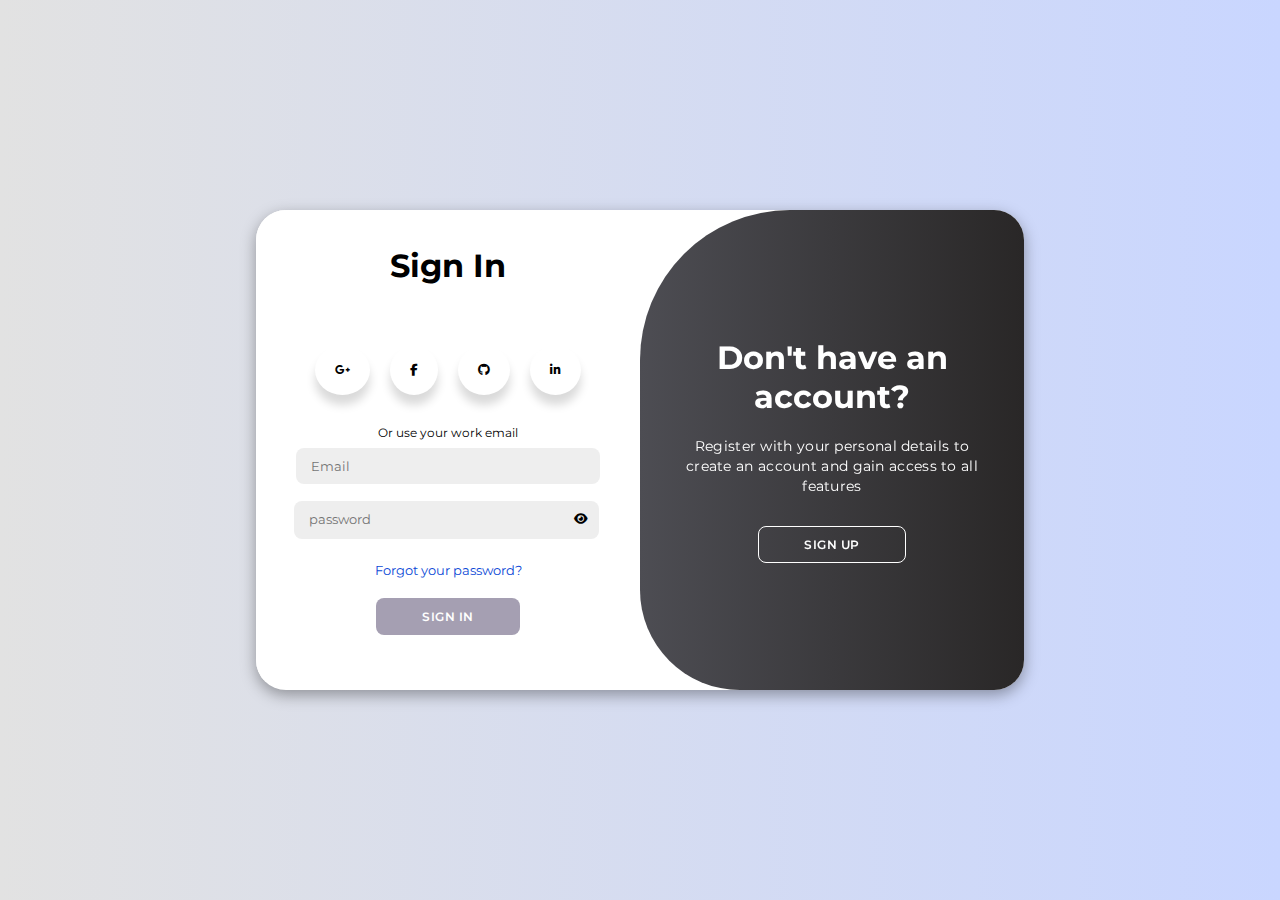
<file: index.html>
<!DOCTYPE html>
<html lang="en">
<head>
    <meta charset="UTF-8">
    <meta name="viewport" content="width=device-width, initial-scale=1.0">
    <link rel="stylesheet" href="style.css">
    <link href='https://unpkg.com/boxicons@2.1.4/css/boxicons.min.css' rel='stylesheet'>
    <link rel="stylesheet" href="https://cdnjs.cloudflare.com/ajax/libs/font-awesome/6.4.2/css/all.min.css">
    <title> Work Portal | Login Page </title>
</head>
<body>
    <div class="container" id="container">
        <div class="form-container sign-up" >
            <form>
                <h1>Create Account</h1>
                <div class="social-icons">
                    <ul class="wrapper">
                        <li class="icon google">
                            <span class="tooltip">Google+</span>
                            <span><i class="fa-brands fa-google-plus-g"></i></span>
                        </li>
                        <li class="icon Facebook">
                            <span class="tooltip">Facebook</span>
                            <span><i class="fa-brands fa-facebook-f"></i></span>
                        </li>
                        <li class="icon Github">
                            <span class="tooltip">GitHub</span>
                            <span><i class="fa-brands fa-github"></i></span>
                        </li>
                        <li class="icon linkedin">
                            <span class="tooltip">Linkedin</span>
                            <span><i class="fa-brands fa-linkedin-in"></i></span>
                        </li>
                    
                    </ul>
                </div>
                <span class="info">Or use your work email for registration</span>
                <input type="text" placeholder="Full Name">
                <input type="email" placeholder="Email">
                <div class="password-container">
                    <input type="password" id="password" placeholder="password" oninput="handleChange()"/>
                    <button type="button" id="togglePassword" class="toggle-password">
                        <i class="fa-solid fa-eye"></i>
                        
                    </button>
                </div>           
                <div id="bars">
                    <div></div>
                </div>
                <div class="strength" id="strength"></div>
                <button>Sign Up</button>
            </form>
        </div>
        <div class="form-container sign-in">
            <form>
                <h1>Sign In</h1>
                <div class="social-icons">
                    <ul class="wrapper">
                        <li class="icon google">
                            <span class="tooltip">Google+</span>
                            <span><i class="fa-brands fa-google-plus-g"></i></span>
                        </li>
                        <li class="icon Facebook">
                            <span class="tooltip">Facebook</span>
                            <span><i class="fa-brands fa-facebook-f"></i></span>
                        </li>
                        <li class="icon Github">
                            <span class="tooltip">GitHub</span>
                            <span><i class="fa-brands fa-github"></i></span>
                        </li>
                        <li class="icon linkedin">
                            <span class="tooltip">Linkedin</span>
                            <span><i class="fa-brands fa-linkedin-in"></i></span>
                        </li>
                    
                    </ul>
                </div>
                <span>Or use your work email</span>
                <input type="email" placeholder="Email">

                <div class="password-container">
                    <input type="password" id="password1" placeholder="password" oninput="handleChange()"/>
                    <button type="button" id="togglePassword1" class="toggle-password1">
                        <i class="fa-solid fa-eye"></i>
                    </button>
                </div>                
                <a href="#">Forgot your password?</a>
                <button>Sign In</button>
            </form>
        </div>
        <div class="toggle-container">
            <div class="toggle">
                <div class="toggle-panel toggle-left">
                    <h1>Welcome Back</h1>
                    <p>Enter your personal details to use all site features</p>
                    <button class="hidden" id="login">Sign In</button>
                </div>
                <div class="toggle-panel toggle-right">
                    <h1>Don't have an account? </h1>
                    <p>Register with your personal details to create an account and gain access to all features</p>
                    <button class="hidden" id="register">Sign Up</button>
                </div>
            </div>
        </div>
    </div>
</body>
<script src="app.js"></script>
</html>
</file>
<file: style.css>
@import url('https://fonts.googleapis.com/css2?family=Montserrat:wght@300;400;500;600;700&display=swap');
* {
    margin: 0;
    padding: 0;
    box-sizing: border-box;
    font-family: 'Montserrat', sans-serif;
}

body {
    background-color: #c9d6ff;
    background: linear-gradient(to right, #e2e2e2, #c9d6ff );
    display: flex;
    align-items: center;
    justify-content: center;
    flex-direction: column;
    height: 100vh;
}


.container {
    background-color: #fff;
    min-height: 480px;
    max-width: 100%;
    box-shadow: 0 5px 15px rgba(0, 0, 0, 0.35);
    width: 768px;
    border-radius: 30px;
    position: relative;
    overflow: hidden;
}

.container p {
    font-size: 14px;
    line-height: 20px;
    letter-spacing: 0.3px;
    margin: 20px 0;
}

.container span{
    font-size: 12px;
}

.container a {
    color: #0c49d6;
    font-size: 13px;
    text-decoration: none;
    margin: 15px 0 10px;
}

.container button {
    background: #a59fb2;
    color: #fff;
    font-size: 12px;
    padding: 10px 45px;
    border: 1px solid transparent;
    border-radius: 8px;
    font-weight: 600;
    letter-spacing: .5px;
    text-transform: uppercase;
    margin-top: 10px;
    cursor: pointer;
}

.container button.hidden {
    background-color: transparent;
    border-color: #fff;
}

.container form {
    background-color: #fff;
    display: flex;
    align-items: center;
    justify-content: center;
    flex-direction: column;
    padding: 0 40px;
    height: 100%;
    margin-top: -10px;
}


.container input {
    background-color: #eee;
    border: none;
    border-radius: 8px;
    margin: 8px 0;
    padding: 10px 15px;
    font-size: 13px;
    width: 100%;
    outline: none;
}


.container .password-container input {
    
    margin-right: 115px;
    width: 100%;
    height: 35px;
    padding: 18px 15px 20px;
}

.form-container {
    position: absolute;
    top: 0;
    height: 100%;
    transition: all 0.6s ease-in-out;
}

.sign-in {
    left: 0;
    width: 50%;
    z-index: 2;
    
}

.container.active .sign-in{
    transform: translateX(100%);
}


.sign-up {
    margin-top: 10px;
    left: 10;
    width: 50%;
    opacity: 0;
    z-index: 1;
}

.container.active .sign-up {
    transform: translateX(100%);
    opacity: 1;
    z-index: 5;
    animation: move 0.6s;
}


span.info {
    margin-top: -5px;
}


@keyframes move {
    0%, 49.99% {
        opacity: 0;
        z-index: 1;
    }
    50%, 100%{
        opacity: 1;
        z-index: 5;
    }
}



.social-icons {
    margin: 20px 0;
}

.social-icons a{
    border: 1px solid #ccc;
    border-radius: 20%;
    display: inline-flex;
    justify-content: center;
    align-items: center;
    margin: 0 3px;
    width: 40px;
    height: 40px;
}

.toggle-container {
    position: absolute;
    top: 0;
    left: 50%;
    width: 50%;
    height: 100%;
    overflow: hidden;
    transition: all .6s ease-in-out;
    border-radius: 150px 0 0  100px;
    z-index: 1000;
}

.container.active .toggle-container {
    transform: translateX(-100%);
    border-radius: 0 150px 100px 0;
}

.toggle {
    background-color: #512da8;
    height: 100%;
    background: linear-gradient(to right, #71737f, #292727);
    color: #fff;
    position: relative;
    left: -100%;
    height: 100%;
    width: 200%;
    transform: translateX(0);
    transition: all 0.6s ease-in-out;
}

.container.active .toggle{
    transform: translateX(50%);
    
}

.toggle-panel {
    position: absolute;
    width: 50%;
    height: 100%;
    display: flex;
    align-items: center;
    justify-content: center;
    flex-direction: column;
    padding: 0 30px;
    text-align: center;
    top: 0;
    transform: translateX(0);
    transition: all 0.6s ease-in-out;

}

.toggle-left {
    transform: translateX(-200%);
}

.container.active .toggle-left {
    transform: translateX(0);
}

.toggle-right {
    right: 0;
    transform: translateX(0);
}

.container.active .toggle-right {
    transform: translateX(200%);
}


/* Password Strength Bar */

div#strength.strength{
    color: black;
    margin-top: 10px;
    font-weight: 500;
    font-family: 'Montserrat', sans-serif;
}

#bars {
    
    display: flex;
    align-items: center;
    margin-top: 5px;
    gap: 8px;
    width: 100%;
    height: 6.5px;
    border-radius: 6px;
    background: rgb(255, 255, 255 / 6%);
}

#bars div {
    height: 6px;
    border-radius: 6px;
    transform: 0.4s;
    width: 0%;
}


#bars.Weak div {
    background: #d0424f;
    width: 25%;
    transition: 0.8s ease-in-out;
    
}

#bars.Medium div {
    background: #e58448;
    width: 50%;
    transition: 0.8s ease-in-out;
}

#bars.Strong div {
    background: #1eb965;
    width: 75%;
    transition: 0.8s ease-in-out;
}


#bars.Very-Strong div {
    background: #0c7e3fcd;
    width: 100%;
    transition: 0.8s ease-in-out;
}

div.password-container{

width: 420px;
right: -25%;




}
.password-container {
    position: relative;
    display: flex;
    align-items: center;
    width: 100%; /* Ensure it takes the full width */
    margin: 8px 50px 0 10px;
    
    
    
}

.password-container input {
    flex: 1;
    width: 100%;
    background-color: #eee; /* Match the background color of other inputs */
    border: none;
    border-radius: 8px;
    margin-left: px;
    margin-top: 1px;
    padding: 10px 15px;
    font-size: 13px;
    outline: none;
}

.toggle-password {
    position: absolute;
    right: 110px; /* Adjust as needed */
    border: none;
    margin-bottom: 10px;
    cursor: pointer;
}


button.toggle-password {
    background: #eee;
    color: black;
    width: auto;
    padding: 5px; /* Adjust padding as needed */
    margin-top: 1px;
    margin-right: 10px; /* Adjust or remove this if necessary */
}


 


/* Add in button transitions
/* Add in icon effects
/* Add in button code so that it chanages when all fields have been filled*/


.toggle-password1 {
    position: absolute;
    right: 110px; /* Adjust as needed */
    border: none;
    margin-bottom: 10px;
    cursor: pointer;
}


button.toggle-password1 {
    background: #eee;
    color: black;
    width: auto;
    padding: 5px; /* Adjust padding as needed */
    margin-top: 1px;
    margin-right: 10px; /* Adjust or remove this if necessary */
}



.wrapper {
    display: inline-flex;
    list-style: none;
}

.wrapper .icon {
    position: relative;
    background: #ffffff;
    border-radius: 80%;
    padding: 20px;
    margin: 10px;
    height: 50px;
    font-size: 18px;
    display: flex;
    justify-content: center;
    align-items: center;
    flex-direction: column;
    box-shadow: 0 10px 10px rgba(0, 0, 0, 0.15);
    cursor: pointer;
    transition: all 0.2s
    cubic-bezier(0.68, -0.55, -0.265, 1.55);
}

.wrapper .tooltip {
    position: absolute;
    top: 0;
    font-size: 14px;
    background: #ffffff;
    color: #ffffff;
    padding: 5px 8px;
    border-radius: 5px;
    box-shadow: 0 10px 10px rgba(0, 0, 0, 0.1);
    opacity: 0;
    pointer-events: none;
    transition: all 0.3s cubic-bezier(0.68, -1.55, .27, 2.55);
}




.wrapper .icon:hover .tooltip {
        top: -45px;
        opacity: 1;
        visibility: visible;
        pointer-events: auto;
        padding: 10px;
        border-radius: 5px;
    
}

.wrapper .icon:hover span,
.wrapper .icon:hover .tooltip {
    text-shadow: 0px -1px 0px
    rgba(0, 0, 0, 0.1);
    color: black;
    border-radius: 20px;
    
}

.wrapper .icon:hover i {
    color: #fff;
    transition: ease-in .15s;
}
 
.wrapper li.icon.Facebook:hover  {
    background-color: rgb(62, 60, 60);
    transition: 0.2s;
}


.wrapper li.icon.Github:hover  {
    background-color: rgb(62, 60, 60);
}

.wrapper li.icon.google:hover  {
    background-color: rgb(62, 60, 60);
    transition: 0.2s;
}

.wrapper li.icon.linkedin:hover  {
    background-color: rgb(62, 60, 60);
    transition: 0.2s;
}






ul.wrapper {
    margin-top: 30px;
}





.wrapper li.icon.google:hover .tooltip {
    color: #fff;
    background-color: rgb(62, 60, 60);
}
.wrapper li.icon.Facebook:hover .tooltip {
    color: #fff;
    background-color: rgb(62, 60, 60);
}
.wrapper li.icon.Github:hover .tooltip {
    color: #fff;
    background-color: rgb(62, 60, 60);
}
.wrapper li.icon.linkedin:hover .tooltip {
    color: #fff;
    background-color: rgb(62, 60, 60);
}
</file>
